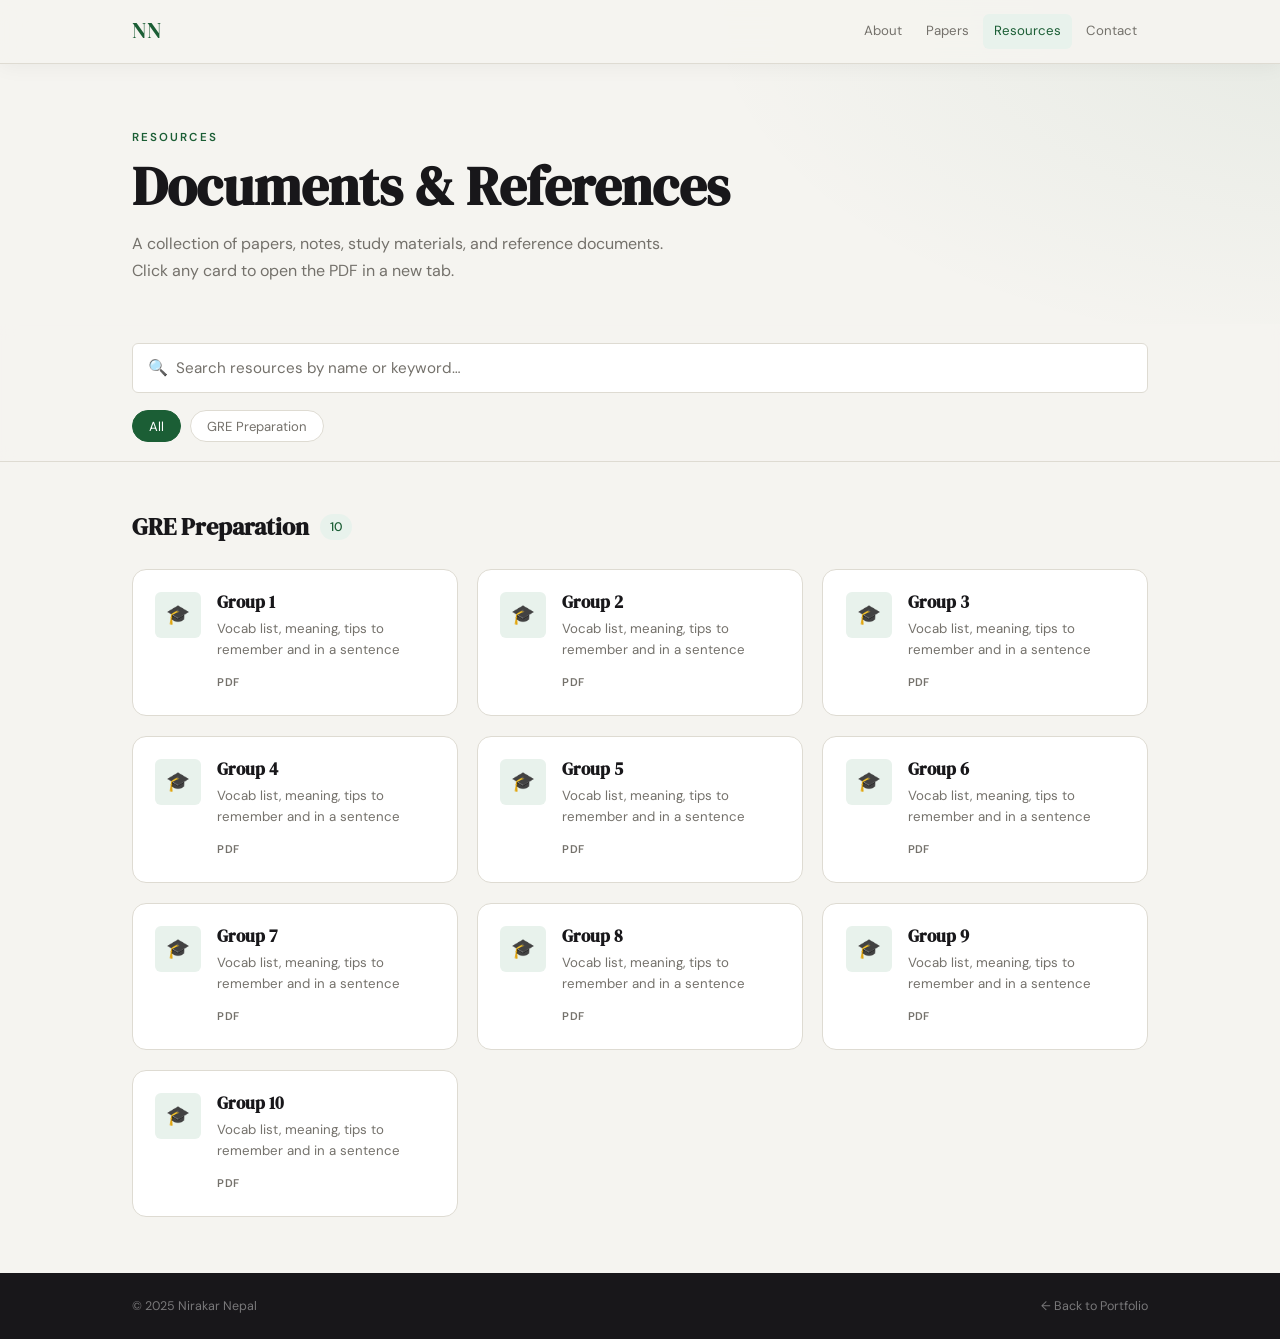
<file: resource.html>
<!DOCTYPE html>
<html lang="en">
<head>
  <meta charset="UTF-8" />
  <meta name="viewport" content="width=device-width, initial-scale=1.0" />
  <title>Resources — Nirakar Nepal</title>
  <meta name="description" content="Resources, documents, and reference PDFs shared by Nirakar Nepal." />
  <link rel="preconnect" href="https://fonts.googleapis.com" />
  <link rel="preconnect" href="https://fonts.gstatic.com" crossorigin />
  <link href="https://fonts.googleapis.com/css2?family=DM+Serif+Display:ital@0;1&family=DM+Sans:ital,opsz,wght@0,9..40,300;0,9..40,400;0,9..40,500;1,9..40,300&display=swap" rel="stylesheet" />

<style>
/* =============================================================
   NIRAKAR NEPAL — RESOURCES PAGE
   (reuses the same design tokens as your main site)
   ============================================================= */
:root {
  --bg:#F5F4F0; --bg-alt:#ECEAE4; --surface:#FFFFFF; --border:#DEDBD2;
  --text:#18171A; --muted:#74716B; --accent:#1B5E35; --accent-lt:#E8F2EC;
  --nav-h:64px; --max-w:1080px; --r:6px; --r-lg:14px;
  --ease:cubic-bezier(0.16,1,0.3,1); --t:0.3s cubic-bezier(0.16,1,0.3,1);
}
*,*::before,*::after{box-sizing:border-box;margin:0;padding:0}
html{scroll-behavior:smooth}
body{font-family:'DM Sans',system-ui,sans-serif;background:var(--bg);color:var(--text);line-height:1.7;overflow-x:hidden}
a{color:inherit;text-decoration:none}
ul{list-style:none}
button{cursor:pointer;border:none;background:none;font-family:inherit}
.wrap{max-width:var(--max-w);margin:0 auto;padding:0 2rem}

/* ── NAVBAR ───────────────────────────────────────────────── */
#nav{position:fixed;top:0;left:0;right:0;height:var(--nav-h);z-index:200;
  background:rgba(245,244,240,.94);backdrop-filter:blur(14px);-webkit-backdrop-filter:blur(14px);
  border-bottom:1px solid var(--border);box-shadow:0 2px 20px rgba(0,0,0,.05)}
.nav-in{max-width:var(--max-w);margin:0 auto;padding:0 2rem;height:100%;display:flex;align-items:center;justify-content:space-between}
.nav-logo{font-family:'DM Serif Display',serif;font-size:1.35rem;color:var(--accent);letter-spacing:.04em}
.nav-ul{display:flex;align-items:center;gap:.15rem}
.nav-ul a{font-size:.83rem;color:var(--muted);padding:.38rem .7rem;border-radius:var(--r);transition:color .2s,background .2s}
.nav-ul a:hover,.nav-ul a.act{color:var(--accent);background:var(--accent-lt)}

/* ── HEADER ───────────────────────────────────────────────── */
.res-head{padding:calc(var(--nav-h) + 4rem) 0 2.5rem;position:relative;overflow:hidden}
.res-head::before{content:'';position:absolute;top:0;right:-5%;width:55%;height:120%;
  background:radial-gradient(ellipse at top right,rgba(27,94,53,.07) 0%,transparent 65%);pointer-events:none}
.label{font-size:.72rem;font-weight:600;letter-spacing:.18em;text-transform:uppercase;color:var(--accent);margin-bottom:.6rem}
.res-title{font-family:'DM Serif Display',serif;font-size:clamp(2.2rem,5vw,3.4rem);line-height:1.1;margin-bottom:.8rem}
.res-sub{font-size:1rem;color:var(--muted);max-width:560px}

/* ── CONTROLS (search + filters) ──────────────────────────── */
.controls{position:sticky;top:var(--nav-h);z-index:50;background:rgba(245,244,240,.92);
  backdrop-filter:blur(8px);-webkit-backdrop-filter:blur(8px);padding:1.2rem 0;border-bottom:1px solid var(--border)}
.search-box{position:relative;margin-bottom:1.1rem}
.search-box input{width:100%;padding:.85rem 1rem .85rem 2.7rem;font-size:.95rem;font-family:inherit;
  background:var(--surface);border:1.5px solid var(--border);border-radius:var(--r);color:var(--text);transition:border-color .2s}
.search-box input:focus{outline:none;border-color:var(--accent)}
.search-box input::placeholder{color:var(--muted)}
.search-ico{position:absolute;left:1rem;top:50%;transform:translateY(-50%);color:var(--muted);font-size:1rem}
.filters{display:flex;gap:.55rem;flex-wrap:wrap}
.chip{padding:.4rem 1rem;border:1.5px solid var(--border);border-radius:100px;font-size:.82rem;
  color:var(--muted);background:var(--surface);transition:var(--t)}
.chip:hover{border-color:var(--accent);color:var(--accent)}
.chip.act{background:var(--accent);color:#fff;border-color:var(--accent)}

/* ── RESOURCE GRID ────────────────────────────────────────── */
.res-section{padding:2.8rem 0 .5rem}
.cat-title{font-family:'DM Serif Display',serif;font-size:1.5rem;margin-bottom:1.3rem;display:flex;align-items:center;gap:.7rem}
.cat-count{font-family:'DM Sans',sans-serif;font-size:.78rem;font-weight:500;color:var(--accent);
  background:var(--accent-lt);padding:.15rem .6rem;border-radius:100px}
.res-grid{display:grid;grid-template-columns:repeat(auto-fill,minmax(290px,1fr));gap:1.2rem}

.res-card{display:flex;gap:1rem;align-items:flex-start;background:var(--surface);border:1px solid var(--border);
  border-radius:var(--r-lg);padding:1.4rem;position:relative;overflow:hidden;transition:var(--t)}
.res-card::before{content:'';position:absolute;top:0;left:0;width:3px;height:0;background:var(--accent);transition:height .45s var(--ease)}
.res-card:hover{border-color:var(--accent);transform:translateY(-3px);box-shadow:0 14px 34px rgba(27,94,53,.12)}
.res-card:hover::before{height:100%}
.res-ico{width:46px;height:46px;flex-shrink:0;display:flex;align-items:center;justify-content:center;
  background:var(--accent-lt);border-radius:var(--r);font-size:1.2rem}
.res-body{flex:1;min-width:0}
.res-card h3{font-family:'DM Serif Display',serif;font-size:1.05rem;line-height:1.35;margin-bottom:.3rem;transition:color .2s}
.res-card:hover h3{color:var(--accent)}
.res-card p{font-size:.83rem;color:var(--muted);line-height:1.55;margin-bottom:.7rem}
.res-foot{display:flex;align-items:center;justify-content:space-between;gap:.5rem}
.res-tag{font-size:.7rem;font-weight:600;letter-spacing:.04em;text-transform:uppercase;color:var(--muted)}
.res-open{font-size:.78rem;font-weight:500;color:var(--accent);opacity:0;transition:opacity .3s,transform .3s}
.res-card:hover .res-open{opacity:1;transform:translateX(2px)}

/* Empty state when search finds nothing */
.empty{text-align:center;padding:4rem 0;color:var(--muted)}
.empty-ico{font-size:2.5rem;opacity:.35;margin-bottom:.8rem}

/* ── FOOTER ───────────────────────────────────────────────── */
footer{background:var(--text);color:rgba(255,255,255,.42);padding:1.4rem 0;font-size:.78rem;margin-top:3rem}
.foot-in{display:flex;align-items:center;justify-content:space-between;flex-wrap:wrap;gap:.8rem}
.foot-in a{color:rgba(255,255,255,.42);transition:color .2s}
.foot-in a:hover{color:#fff}

@media(max-width:700px){
  .nav-ul a:not(.act){display:none}  /* keep nav clean on mobile */
  .res-grid{grid-template-columns:1fr}
}
</style>
</head>
<body>

<!-- ═══════════════ NAVBAR ═══════════════ -->
<nav id="nav">
  <div class="nav-in">
    <a class="nav-logo" href="index.html">NN</a>
    <ul class="nav-ul">
      <a href="index.html#about">About</a>
      <a href="index.html#papers">Papers</a>
      <a href="resources.html" class="act">Resources</a>
      <a href="index.html#contact">Contact</a>
    </ul>
  </div>
</nav>

<!-- ═══════════════ HEADER ═══════════════ -->
<header class="res-head">
  <div class="wrap">
    <div class="label">Resources</div>
    <h1 class="res-title">Documents &amp; References</h1>
    <p class="res-sub">A collection of papers, notes, study materials, and reference documents. Click any card to open the PDF in a new tab.</p>
  </div>
</header>

<!-- ═══════════════ SEARCH + FILTERS ═══════════════ -->
<div class="controls">
  <div class="wrap">
    <div class="search-box">
      <span class="search-ico">🔍</span>
      <input type="text" id="search" placeholder="Search resources by name or keyword…" autocomplete="off" />
    </div>
    <div class="filters" id="filters"><!-- filter chips injected by JS --></div>
  </div>
</div>

<!-- ═══════════════ RESOURCE LIST ═══════════════ -->
<main class="wrap" id="resList"><!-- cards injected by JS --></main>

<!-- ═══════════════ FOOTER ═══════════════ -->
<footer>
  <div class="wrap foot-in">
    <span>© 2025 Nirakar Nepal</span>
    <a href="index.html">← Back to Portfolio</a>
  </div>
</footer>

<script>
/* =============================================================
   ★★★  EDIT ONLY THIS LIST  ★★★
   Add one { } block per PDF. To add a PDF:
     1. Put the file in:  assets/resources/
     2. Copy a block below, change the 4 fields.

   Fields:
     category : which group it appears under (also becomes a filter chip)
     title    : the name shown on the card
     desc     : a short one-line description (optional, can be "")
     file     : path to the PDF, relative to this page
   ============================================================= */
const RESOURCES = [
  {
    category: "GRE Preparation",
    title: "Group 1",
    desc: "Vocab list, meaning, tips to remember and in a sentence",
    file: "assets/resources/1.pdf"
  },
   {
    category: "GRE Preparation",
    title: "Group 2",
    desc: "Vocab list, meaning, tips to remember and in a sentence",
    file: "assets/resources/2.pdf"
  },
   {
    category: "GRE Preparation",
    title: "Group 3",
    desc: "Vocab list, meaning, tips to remember and in a sentence",
    file: "assets/resources/3.pdf"
  },
   {
    category: "GRE Preparation",
    title: "Group 4",
    desc: "Vocab list, meaning, tips to remember and in a sentence",
    file: "assets/resources/4.pdf"
  },
   {
    category: "GRE Preparation",
    title: "Group 5",
    desc: "Vocab list, meaning, tips to remember and in a sentence",
    file: "assets/resources/5.pdf"
  },
   {
    category: "GRE Preparation",
    title: "Group 6",
    desc: "Vocab list, meaning, tips to remember and in a sentence",
    file: "assets/resources/6.pdf"
  },
   {
    category: "GRE Preparation",
    title: "Group 7",
    desc: "Vocab list, meaning, tips to remember and in a sentence",
    file: "assets/resources/7.pdf"
  },
   {
    category: "GRE Preparation",
    title: "Group 8",
    desc: "Vocab list, meaning, tips to remember and in a sentence",
    file: "assets/resources/8.pdf"
  },
   {
    category: "GRE Preparation",
    title: "Group 9",
    desc: "Vocab list, meaning, tips to remember and in a sentence",
    file: "assets/resources/9.pdf"
  },
   {
    category: "GRE Preparation",
    title: "Group 10",
    desc: "Vocab list, meaning, tips to remember and in a sentence",
    file: "assets/resources/10.pdf"
  },
   
  
  // ── Copy a block above for each new PDF (up to 30+ is fine) ──
];

/* =============================================================
   RENDERING LOGIC — you normally don't need to touch this.
   ============================================================= */
const listEl    = document.getElementById('resList');
const filtersEl = document.getElementById('filters');
const searchEl  = document.getElementById('search');

// Pick an icon based on category name (just a nice touch)
function iconFor(cat){
  const c = cat.toLowerCase();
  if (c.includes('paper') || c.includes('research')) return '📄';
  if (c.includes('gre') || c.includes('exam'))       return '🎓';
  if (c.includes('note') || c.includes('study'))     return '📚';
  if (c.includes('slide') || c.includes('present'))  return '📊';
  return '📁';
}

let activeFilter = 'All';

// Build the filter chips from the unique categories
function buildFilters(){
  const cats = ['All', ...new Set(RESOURCES.map(r => r.category))];
  filtersEl.innerHTML = '';
  cats.forEach(cat => {
    const b = document.createElement('button');
    b.className = 'chip' + (cat === activeFilter ? ' act' : '');
    b.textContent = cat;
    b.onclick = () => { activeFilter = cat; buildFilters(); render(); };
    filtersEl.appendChild(b);
  });
}

// Render cards, grouped by category, respecting filter + search
function render(){
  const q = searchEl.value.trim().toLowerCase();

  let items = RESOURCES.filter(r => {
    const matchCat = activeFilter === 'All' || r.category === activeFilter;
    const matchSearch = !q ||
      r.title.toLowerCase().includes(q) ||
      (r.desc || '').toLowerCase().includes(q) ||
      r.category.toLowerCase().includes(q);
    return matchCat && matchSearch;
  });

  if (!items.length){
    listEl.innerHTML = '<div class="empty"><div class="empty-ico">🔍</div><p>No resources match your search.</p></div>';
    return;
  }

  // Group by category
  const groups = {};
  items.forEach(r => { (groups[r.category] = groups[r.category] || []).push(r); });

  listEl.innerHTML = Object.entries(groups).map(([cat, arr]) => `
    <section class="res-section">
      <h2 class="cat-title">${cat} <span class="cat-count">${arr.length}</span></h2>
      <div class="res-grid">
        ${arr.map(r => `
          <a class="res-card" href="${r.file}" target="_blank" rel="noopener">
            <div class="res-ico">${iconFor(r.category)}</div>
            <div class="res-body">
              <h3>${r.title}</h3>
              ${r.desc ? `<p>${r.desc}</p>` : ''}
              <div class="res-foot">
                <span class="res-tag">PDF</span>
                <span class="res-open">Open →</span>
              </div>
            </div>
          </a>
        `).join('')}
      </div>
    </section>
  `).join('');
}

searchEl.addEventListener('input', render);
buildFilters();
render();
</script>
</body>
</html>
</file>
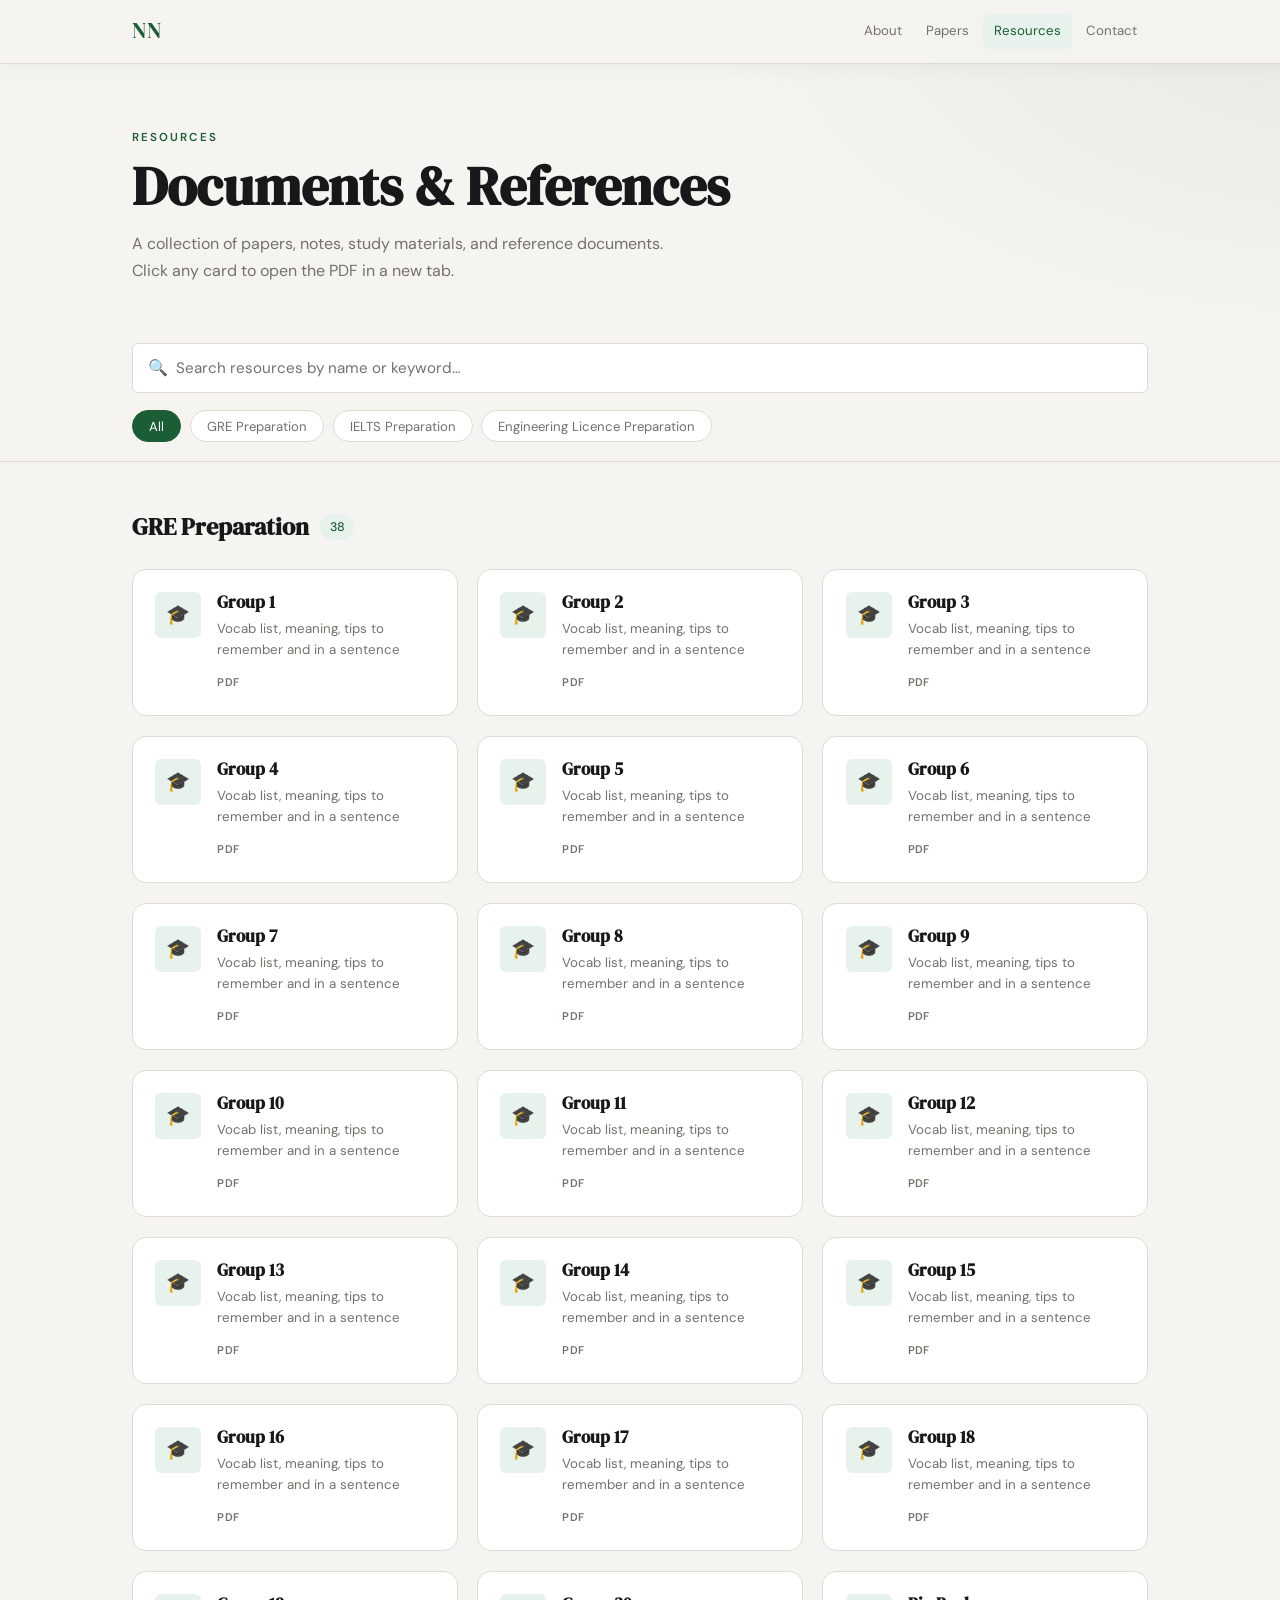
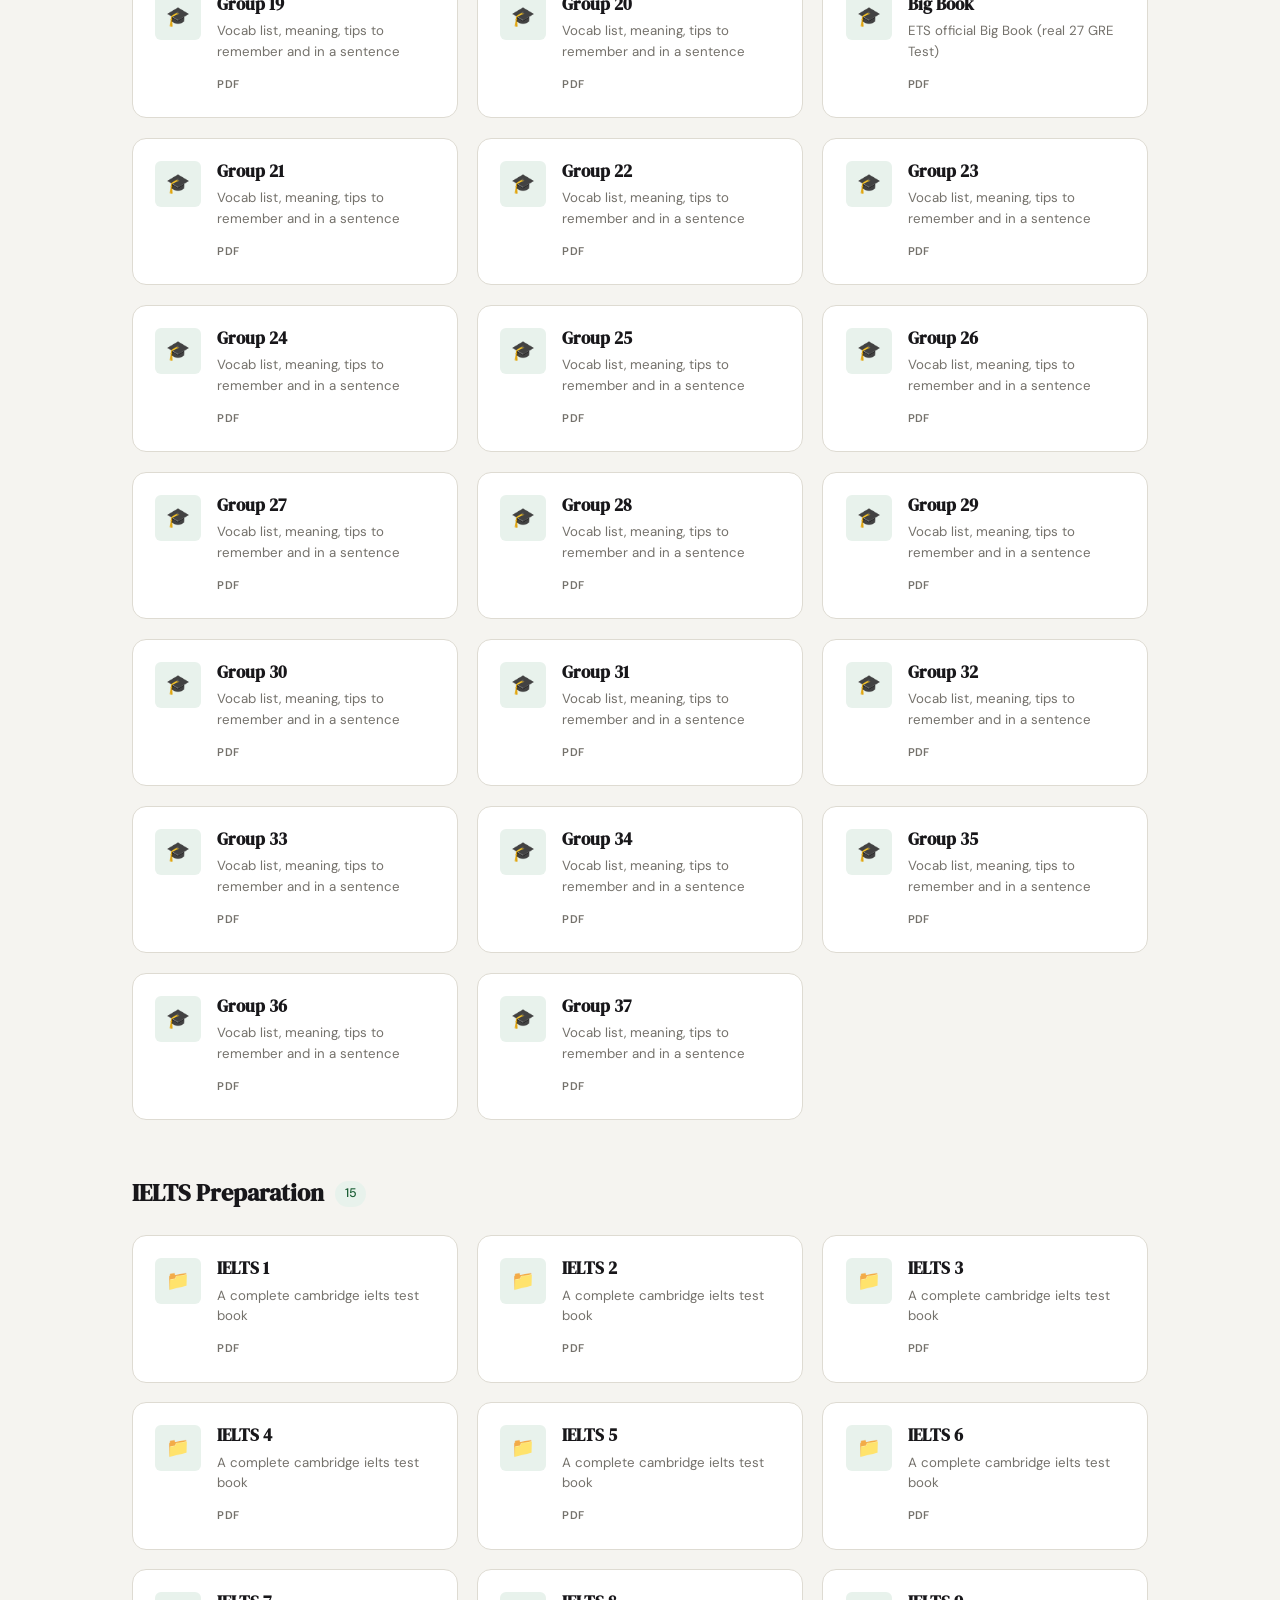
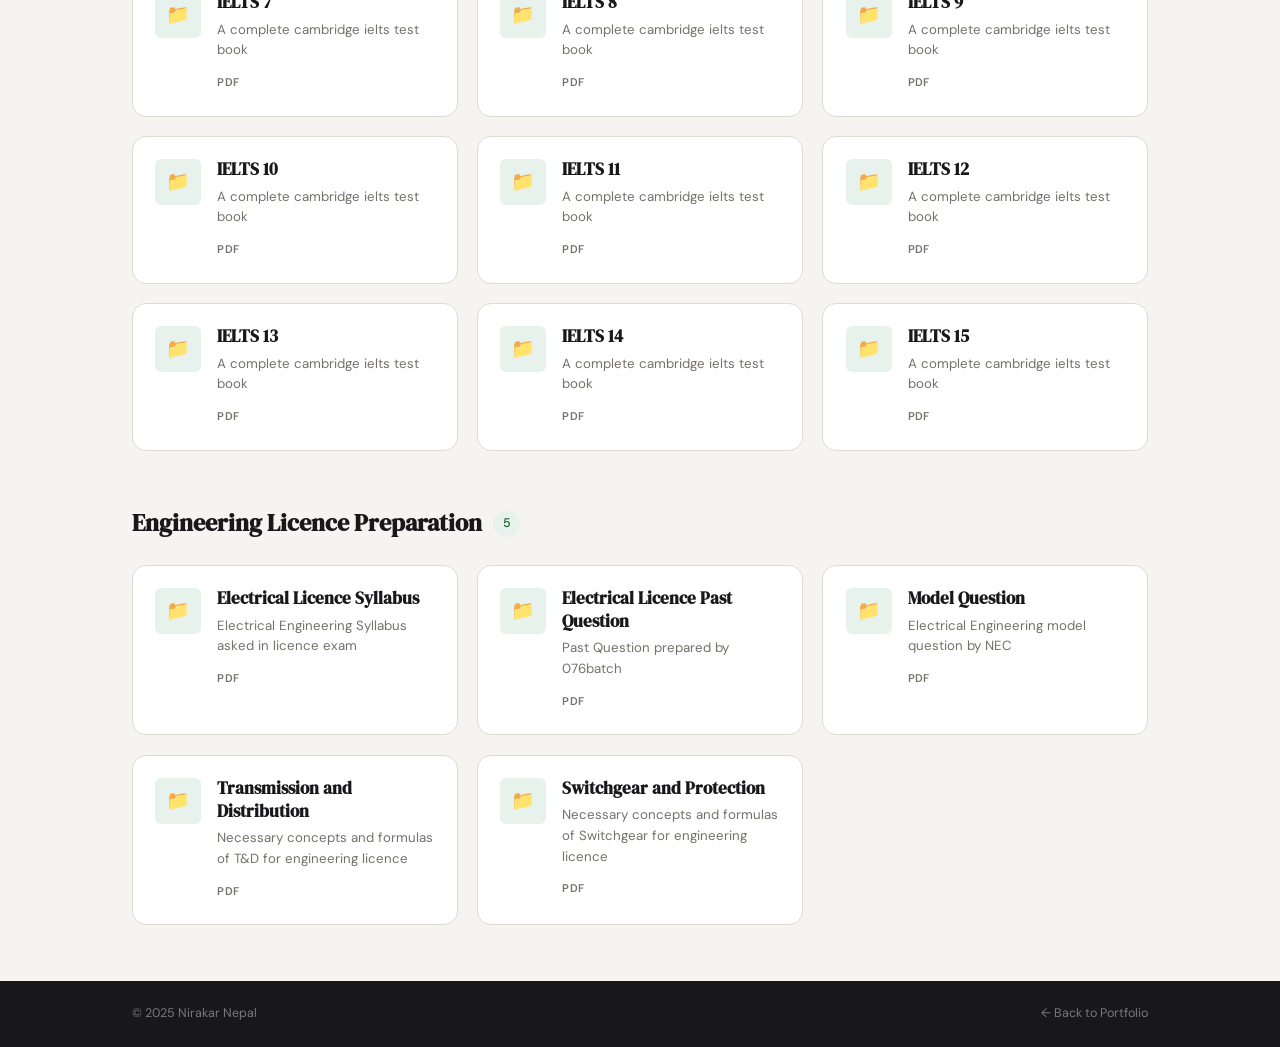
<file: resources.html>
<!DOCTYPE html>
<html lang="en">
<head>
  <meta charset="UTF-8" />
  <meta name="viewport" content="width=device-width, initial-scale=1.0" />
  <title>Resources — Nirakar Nepal</title>
  <meta name="description" content="Resources, documents, and reference PDFs shared by Nirakar Nepal." />
  <link rel="preconnect" href="https://fonts.googleapis.com" />
  <link rel="preconnect" href="https://fonts.gstatic.com" crossorigin />
  <link href="https://fonts.googleapis.com/css2?family=DM+Serif+Display:ital@0;1&family=DM+Sans:ital,opsz,wght@0,9..40,300;0,9..40,400;0,9..40,500;1,9..40,300&display=swap" rel="stylesheet" />

<style>
/* =============================================================
   NIRAKAR NEPAL — RESOURCES PAGE
   (reuses the same design tokens as your main site)
   ============================================================= */
:root {
  --bg:#F5F4F0; --bg-alt:#ECEAE4; --surface:#FFFFFF; --border:#DEDBD2;
  --text:#18171A; --muted:#74716B; --accent:#1B5E35; --accent-lt:#E8F2EC;
  --nav-h:64px; --max-w:1080px; --r:6px; --r-lg:14px;
  --ease:cubic-bezier(0.16,1,0.3,1); --t:0.3s cubic-bezier(0.16,1,0.3,1);
}
*,*::before,*::after{box-sizing:border-box;margin:0;padding:0}
html{scroll-behavior:smooth}
body{font-family:'DM Sans',system-ui,sans-serif;background:var(--bg);color:var(--text);line-height:1.7;overflow-x:hidden}
a{color:inherit;text-decoration:none}
ul{list-style:none}
button{cursor:pointer;border:none;background:none;font-family:inherit}
.wrap{max-width:var(--max-w);margin:0 auto;padding:0 2rem}

/* ── NAVBAR ───────────────────────────────────────────────── */
#nav{position:fixed;top:0;left:0;right:0;height:var(--nav-h);z-index:200;
  background:rgba(245,244,240,.94);backdrop-filter:blur(14px);-webkit-backdrop-filter:blur(14px);
  border-bottom:1px solid var(--border);box-shadow:0 2px 20px rgba(0,0,0,.05)}
.nav-in{max-width:var(--max-w);margin:0 auto;padding:0 2rem;height:100%;display:flex;align-items:center;justify-content:space-between}
.nav-logo{font-family:'DM Serif Display',serif;font-size:1.35rem;color:var(--accent);letter-spacing:.04em}
.nav-ul{display:flex;align-items:center;gap:.15rem}
.nav-ul a{font-size:.83rem;color:var(--muted);padding:.38rem .7rem;border-radius:var(--r);transition:color .2s,background .2s}
.nav-ul a:hover,.nav-ul a.act{color:var(--accent);background:var(--accent-lt)}

/* ── HEADER ───────────────────────────────────────────────── */
.res-head{padding:calc(var(--nav-h) + 4rem) 0 2.5rem;position:relative;overflow:hidden}
.res-head::before{content:'';position:absolute;top:0;right:-5%;width:55%;height:120%;
  background:radial-gradient(ellipse at top right,rgba(27,94,53,.07) 0%,transparent 65%);pointer-events:none}
.label{font-size:.72rem;font-weight:600;letter-spacing:.18em;text-transform:uppercase;color:var(--accent);margin-bottom:.6rem}
.res-title{font-family:'DM Serif Display',serif;font-size:clamp(2.2rem,5vw,3.4rem);line-height:1.1;margin-bottom:.8rem}
.res-sub{font-size:1rem;color:var(--muted);max-width:560px}

/* ── CONTROLS (search + filters) ──────────────────────────── */
.controls{position:sticky;top:var(--nav-h);z-index:50;background:rgba(245,244,240,.92);
  backdrop-filter:blur(8px);-webkit-backdrop-filter:blur(8px);padding:1.2rem 0;border-bottom:1px solid var(--border)}
.search-box{position:relative;margin-bottom:1.1rem}
.search-box input{width:100%;padding:.85rem 1rem .85rem 2.7rem;font-size:.95rem;font-family:inherit;
  background:var(--surface);border:1.5px solid var(--border);border-radius:var(--r);color:var(--text);transition:border-color .2s}
.search-box input:focus{outline:none;border-color:var(--accent)}
.search-box input::placeholder{color:var(--muted)}
.search-ico{position:absolute;left:1rem;top:50%;transform:translateY(-50%);color:var(--muted);font-size:1rem}
.filters{display:flex;gap:.55rem;flex-wrap:wrap}
.chip{padding:.4rem 1rem;border:1.5px solid var(--border);border-radius:100px;font-size:.82rem;
  color:var(--muted);background:var(--surface);transition:var(--t)}
.chip:hover{border-color:var(--accent);color:var(--accent)}
.chip.act{background:var(--accent);color:#fff;border-color:var(--accent)}

/* ── RESOURCE GRID ────────────────────────────────────────── */
.res-section{padding:2.8rem 0 .5rem}
.cat-title{font-family:'DM Serif Display',serif;font-size:1.5rem;margin-bottom:1.3rem;display:flex;align-items:center;gap:.7rem}
.cat-count{font-family:'DM Sans',sans-serif;font-size:.78rem;font-weight:500;color:var(--accent);
  background:var(--accent-lt);padding:.15rem .6rem;border-radius:100px}
.res-grid{display:grid;grid-template-columns:repeat(auto-fill,minmax(290px,1fr));gap:1.2rem}

.res-card{display:flex;gap:1rem;align-items:flex-start;background:var(--surface);border:1px solid var(--border);
  border-radius:var(--r-lg);padding:1.4rem;position:relative;overflow:hidden;transition:var(--t)}
.res-card::before{content:'';position:absolute;top:0;left:0;width:3px;height:0;background:var(--accent);transition:height .45s var(--ease)}
.res-card:hover{border-color:var(--accent);transform:translateY(-3px);box-shadow:0 14px 34px rgba(27,94,53,.12)}
.res-card:hover::before{height:100%}
.res-ico{width:46px;height:46px;flex-shrink:0;display:flex;align-items:center;justify-content:center;
  background:var(--accent-lt);border-radius:var(--r);font-size:1.2rem}
.res-body{flex:1;min-width:0}
.res-card h3{font-family:'DM Serif Display',serif;font-size:1.05rem;line-height:1.35;margin-bottom:.3rem;transition:color .2s}
.res-card:hover h3{color:var(--accent)}
.res-card p{font-size:.83rem;color:var(--muted);line-height:1.55;margin-bottom:.7rem}
.res-foot{display:flex;align-items:center;justify-content:space-between;gap:.5rem}
.res-tag{font-size:.7rem;font-weight:600;letter-spacing:.04em;text-transform:uppercase;color:var(--muted)}
.res-open{font-size:.78rem;font-weight:500;color:var(--accent);opacity:0;transition:opacity .3s,transform .3s}
.res-card:hover .res-open{opacity:1;transform:translateX(2px)}

/* Empty state when search finds nothing */
.empty{text-align:center;padding:4rem 0;color:var(--muted)}
.empty-ico{font-size:2.5rem;opacity:.35;margin-bottom:.8rem}

/* ── FOOTER ───────────────────────────────────────────────── */
footer{background:var(--text);color:rgba(255,255,255,.42);padding:1.4rem 0;font-size:.78rem;margin-top:3rem}
.foot-in{display:flex;align-items:center;justify-content:space-between;flex-wrap:wrap;gap:.8rem}
.foot-in a{color:rgba(255,255,255,.42);transition:color .2s}
.foot-in a:hover{color:#fff}

@media(max-width:700px){
  .nav-ul a:not(.act){display:none}  /* keep nav clean on mobile */
  .res-grid{grid-template-columns:1fr}
}
</style>
</head>
<body>

<!-- ═══════════════ NAVBAR ═══════════════ -->
<nav id="nav">
  <div class="nav-in">
    <a class="nav-logo" href="index.html">NN</a>
    <ul class="nav-ul">
      <a href="index.html#about">About</a>
      <a href="index.html#papers">Papers</a>
      <a href="resources.html" class="act">Resources</a>
      <a href="index.html#contact">Contact</a>
    </ul>
  </div>
</nav>

<!-- ═══════════════ HEADER ═══════════════ -->
<header class="res-head">
  <div class="wrap">
    <div class="label">Resources</div>
    <h1 class="res-title">Documents &amp; References</h1>
    <p class="res-sub">A collection of papers, notes, study materials, and reference documents. Click any card to open the PDF in a new tab.</p>
  </div>
</header>

<!-- ═══════════════ SEARCH + FILTERS ═══════════════ -->
<div class="controls">
  <div class="wrap">
    <div class="search-box">
      <span class="search-ico">🔍</span>
      <input type="text" id="search" placeholder="Search resources by name or keyword…" autocomplete="off" />
    </div>
    <div class="filters" id="filters"><!-- filter chips injected by JS --></div>
  </div>
</div>

<!-- ═══════════════ RESOURCE LIST ═══════════════ -->
<main class="wrap" id="resList"><!-- cards injected by JS --></main>

<!-- ═══════════════ FOOTER ═══════════════ -->
<footer>
  <div class="wrap foot-in">
    <span>© 2025 Nirakar Nepal</span>
    <a href="index.html">← Back to Portfolio</a>
  </div>
</footer>

<script>
/* =============================================================
   ★★★  EDIT ONLY THIS LIST  ★★★
   Add one { } block per PDF. To add a PDF:
     1. Put the file in:  assets/resources/
     2. Copy a block below, change the 4 fields.

   Fields:
     category : which group it appears under (also becomes a filter chip)
     title    : the name shown on the card
     desc     : a short one-line description (optional, can be "")
     file     : path to the PDF, relative to this page
   ============================================================= */
const RESOURCES = [
  {
    category: "GRE Preparation",
    title: "Group 1",
    desc: "Vocab list, meaning, tips to remember and in a sentence",
    file: "assets/resources/1.pdf"
  },
   {
    category: "GRE Preparation",
    title: "Group 2",
    desc: "Vocab list, meaning, tips to remember and in a sentence",
    file: "assets/resources/2.pdf"
  },
   {
    category: "GRE Preparation",
    title: "Group 3",
    desc: "Vocab list, meaning, tips to remember and in a sentence",
    file: "assets/resources/3.pdf"
  },
   {
    category: "GRE Preparation",
    title: "Group 4",
    desc: "Vocab list, meaning, tips to remember and in a sentence",
    file: "assets/resources/4.pdf"
  },
   {
    category: "GRE Preparation",
    title: "Group 5",
    desc: "Vocab list, meaning, tips to remember and in a sentence",
    file: "assets/resources/5.pdf"
  },
   {
    category: "GRE Preparation",
    title: "Group 6",
    desc: "Vocab list, meaning, tips to remember and in a sentence",
    file: "assets/resources/6.pdf"
  },
   {
    category: "GRE Preparation",
    title: "Group 7",
    desc: "Vocab list, meaning, tips to remember and in a sentence",
    file: "assets/resources/7.pdf"
  },
   {
    category: "GRE Preparation",
    title: "Group 8",
    desc: "Vocab list, meaning, tips to remember and in a sentence",
    file: "assets/resources/8.pdf"
  },
   {
    category: "GRE Preparation",
    title: "Group 9",
    desc: "Vocab list, meaning, tips to remember and in a sentence",
    file: "assets/resources/9.pdf"
  },
   {
    category: "GRE Preparation",
    title: "Group 10",
    desc: "Vocab list, meaning, tips to remember and in a sentence",
    file: "assets/resources/10.pdf"
  },
  {
    category: "GRE Preparation",
    title: "Group 11",
    desc: "Vocab list, meaning, tips to remember and in a sentence",
    file: "assets/resources/11.pdf"
  },
  {
    category: "GRE Preparation",
    title: "Group 12",
    desc: "Vocab list, meaning, tips to remember and in a sentence",
    file: "assets/resources/12.pdf"
  },
  {
    category: "GRE Preparation",
    title: "Group 13",
    desc: "Vocab list, meaning, tips to remember and in a sentence",
    file: "assets/resources/13.pdf"
  },
   {
    category: "GRE Preparation",
    title: "Group 14",
    desc: "Vocab list, meaning, tips to remember and in a sentence",
    file: "assets/resources/14.pdf"
  },
   {
    category: "GRE Preparation",
    title: "Group 15",
    desc: "Vocab list, meaning, tips to remember and in a sentence",
    file: "assets/resources/15.pdf"
  },
   {
    category: "GRE Preparation",
    title: "Group 16",
    desc: "Vocab list, meaning, tips to remember and in a sentence",
    file: "assets/resources/16.pdf"
  },
  {
    category: "GRE Preparation",
    title: "Group 17",
    desc: "Vocab list, meaning, tips to remember and in a sentence",
    file: "assets/resources/17.pdf"
  },
  {
    category: "GRE Preparation",
    title: "Group 18",
    desc: "Vocab list, meaning, tips to remember and in a sentence",
    file: "assets/resources/18.pdf"
  },
    {
    category: "GRE Preparation",
    title: "Group 19",
    desc: "Vocab list, meaning, tips to remember and in a sentence",
    file: "assets/resources/19.pdf"
  },
    {
    category: "GRE Preparation",
    title: "Group 20",
    desc: "Vocab list, meaning, tips to remember and in a sentence",
    file: "assets/resources/20.pdf"
  },
  {
    category: "IELTS Preparation",
    title: "IELTS 1",
    desc: "A complete cambridge ielts test book",
    file: "assets/resources/IELTS1.pdf"
  },
  {
    category: "IELTS Preparation",
    title: "IELTS 2",
    desc: "A complete cambridge ielts test book",
    file: "assets/resources/IELTS2.pdf"
  },
  {
    category: "IELTS Preparation",
    title: "IELTS 3",
    desc: "A complete cambridge ielts test book",
    file: "assets/resources/IELTS3.pdf"
  },
  {
    category: "IELTS Preparation",
    title: "IELTS 4",
    desc: "A complete cambridge ielts test book",
    file: "assets/resources/IELTS4.pdf"
  },
  {
    category: "IELTS Preparation",
    title: "IELTS 5",
    desc: "A complete cambridge ielts test book",
    file: "assets/resources/IELTS5.pdf"
  },
  {
    category: "IELTS Preparation",
    title: "IELTS 6",
    desc: "A complete cambridge ielts test book",
    file: "assets/resources/IELTS6.pdf"
  },
  {
    category: "IELTS Preparation",
    title: "IELTS 7",
    desc: "A complete cambridge ielts test book",
    file: "assets/resources/IELTS7.pdf"
  },
  {
    category: "IELTS Preparation",
    title: "IELTS 8",
    desc: "A complete cambridge ielts test book",
    file: "assets/resources/IELTS8.pdf"
  },
  {
    category: "IELTS Preparation",
    title: "IELTS 9",
    desc: "A complete cambridge ielts test book",
    file: "assets/resources/IELTS9.pdf"
  },
  {
    category: "IELTS Preparation",
    title: "IELTS 10",
    desc: "A complete cambridge ielts test book",
    file: "assets/resources/IELTS10.pdf"
  },
  {
    category: "IELTS Preparation",
    title: "IELTS 11",
    desc: "A complete cambridge ielts test book",
    file: "assets/resources/IELTS11.pdf"
  },
  {
    category: "IELTS Preparation",
    title: "IELTS 12",
    desc: "A complete cambridge ielts test book",
    file: "assets/resources/IELTS12.pdf"
  },
  {
    category: "IELTS Preparation",
    title: "IELTS 13",
    desc: "A complete cambridge ielts test book",
    file: "assets/resources/IELTS13.pdf"
  },
  {
    category: "IELTS Preparation",
    title: "IELTS 14",
    desc: "A complete cambridge ielts test book",
    file: "assets/resources/IELTS14.pdf"
  },
  {
    category: "IELTS Preparation",
    title: "IELTS 15",
    desc: "A complete cambridge ielts test book",
    file: "assets/resources/IELTS15.pdf"
  },
  
  
  {
    category: "GRE Preparation",
    title: "Big Book",
    desc: "ETS official Big Book (real 27 GRE Test)",
    file: "assets/resources/bigbook.pdf"
  },
  {
    category: "GRE Preparation",
    title: "Group 21",
    desc: "Vocab list, meaning, tips to remember and in a sentence",
    file: "assets/resources/21.pdf"
  },
  {
    category: "GRE Preparation",
    title: "Group 22",
    desc: "Vocab list, meaning, tips to remember and in a sentence",
    file: "assets/resources/22.pdf"
  },
   {
    category: "GRE Preparation",
    title: "Group 23",
    desc: "Vocab list, meaning, tips to remember and in a sentence",
    file: "assets/resources/23.pdf"
  },
   {
    category: "GRE Preparation",
    title: "Group 24",
    desc: "Vocab list, meaning, tips to remember and in a sentence",
    file: "assets/resources/24.pdf"
  },
   {
    category: "GRE Preparation",
    title: "Group 25",
    desc: "Vocab list, meaning, tips to remember and in a sentence",
    file: "assets/resources/25.pdf"
  },
   {
    category: "GRE Preparation",
    title: "Group 26",
    desc: "Vocab list, meaning, tips to remember and in a sentence",
    file: "assets/resources/26.pdf"
  },
   {
    category: "GRE Preparation",
    title: "Group 27",
    desc: "Vocab list, meaning, tips to remember and in a sentence",
    file: "assets/resources/27.pdf"
  },
   {
    category: "GRE Preparation",
    title: "Group 28",
    desc: "Vocab list, meaning, tips to remember and in a sentence",
    file: "assets/resources/28.pdf"
  },
   {
    category: "GRE Preparation",
    title: "Group 29",
    desc: "Vocab list, meaning, tips to remember and in a sentence",
    file: "assets/resources/29.pdf"
  },
   {
    category: "GRE Preparation",
    title: "Group 30",
    desc: "Vocab list, meaning, tips to remember and in a sentence",
    file: "assets/resources/30.pdf"
  },
   {
    category: "GRE Preparation",
    title: "Group 31",
    desc: "Vocab list, meaning, tips to remember and in a sentence",
    file: "assets/resources/31.pdf"
  },
   {
    category: "GRE Preparation",
    title: "Group 32",
    desc: "Vocab list, meaning, tips to remember and in a sentence",
    file: "assets/resources/32.pdf"
  },
   {
    category: "GRE Preparation",
    title: "Group 33",
    desc: "Vocab list, meaning, tips to remember and in a sentence",
    file: "assets/resources/33.pdf"
  },
   {
    category: "GRE Preparation",
    title: "Group 34",
    desc: "Vocab list, meaning, tips to remember and in a sentence",
    file: "assets/resources/34.pdf"
  },
   {
    category: "GRE Preparation",
    title: "Group 35",
    desc: "Vocab list, meaning, tips to remember and in a sentence",
    file: "assets/resources/35.pdf"
  },
   {
    category: "GRE Preparation",
    title: "Group 36",
    desc: "Vocab list, meaning, tips to remember and in a sentence",
    file: "assets/resources/36.pdf"
  },
   {
    category: "GRE Preparation",
    title: "Group 37",
    desc: "Vocab list, meaning, tips to remember and in a sentence",
    file: "assets/resources/37.pdf"
  },
  {
    category: "Engineering Licence Preparation",
    title: "Electrical Licence Syllabus ",
    desc: "Electrical Engineering Syllabus asked in licence exam",
    file: "assets/resources/licence_syllabus.pdf"
  },
  {
    category: "Engineering Licence Preparation",
    title: "Electrical Licence Past Question ",
    desc: "Past Question prepared by 076batch",
    file: "assets/resources/PQ.pdf"
  },
  {
    category: "Engineering Licence Preparation",
    title: "Model Question ",
    desc: "Electrical Engineering model question by NEC",
    file: "assets/resources/modelq.pdf"
  },
   {
    category: "Engineering Licence Preparation",
    title: "Transmission and Distribution ",
    desc: "Necessary concepts and formulas of T&D for engineering licence",
    file: "assets/resources/tnd.pdf"
  },
  {
    category: "Engineering Licence Preparation",
    title: "Switchgear and Protection ",
    desc: "Necessary concepts and formulas of Switchgear for engineering licence",
    file: "assets/resources/switchgear.pdf"
  },
  

  
  // ── Copy a block above for each new PDF (up to 30+ is fine) ──
];

/* =============================================================
   RENDERING LOGIC — you normally don't need to touch this.
   ============================================================= */
const listEl    = document.getElementById('resList');
const filtersEl = document.getElementById('filters');
const searchEl  = document.getElementById('search');

// Pick an icon based on category name (just a nice touch)
function iconFor(cat){
  const c = cat.toLowerCase();
  if (c.includes('paper') || c.includes('research')) return '📄';
  if (c.includes('gre') || c.includes('exam'))       return '🎓';
  if (c.includes('note') || c.includes('study'))     return '📚';
  if (c.includes('slide') || c.includes('present'))  return '📊';
  return '📁';
}

let activeFilter = 'All';

// Build the filter chips from the unique categories
function buildFilters(){
  const cats = ['All', ...new Set(RESOURCES.map(r => r.category))];
  filtersEl.innerHTML = '';
  cats.forEach(cat => {
    const b = document.createElement('button');
    b.className = 'chip' + (cat === activeFilter ? ' act' : '');
    b.textContent = cat;
    b.onclick = () => { activeFilter = cat; buildFilters(); render(); };
    filtersEl.appendChild(b);
  });
}

// Render cards, grouped by category, respecting filter + search
function render(){
  const q = searchEl.value.trim().toLowerCase();

  let items = RESOURCES.filter(r => {
    const matchCat = activeFilter === 'All' || r.category === activeFilter;
    const matchSearch = !q ||
      r.title.toLowerCase().includes(q) ||
      (r.desc || '').toLowerCase().includes(q) ||
      r.category.toLowerCase().includes(q);
    return matchCat && matchSearch;
  });

  if (!items.length){
    listEl.innerHTML = '<div class="empty"><div class="empty-ico">🔍</div><p>No resources match your search.</p></div>';
    return;
  }

  // Group by category
  const groups = {};
  items.forEach(r => { (groups[r.category] = groups[r.category] || []).push(r); });

  listEl.innerHTML = Object.entries(groups).map(([cat, arr]) => `
    <section class="res-section">
      <h2 class="cat-title">${cat} <span class="cat-count">${arr.length}</span></h2>
      <div class="res-grid">
        ${arr.map(r => `
          <a class="res-card" href="${r.file}" target="_blank" rel="noopener">
            <div class="res-ico">${iconFor(r.category)}</div>
            <div class="res-body">
              <h3>${r.title}</h3>
              ${r.desc ? `<p>${r.desc}</p>` : ''}
              <div class="res-foot">
                <span class="res-tag">PDF</span>
                <span class="res-open">Open →</span>
              </div>
            </div>
          </a>
        `).join('')}
      </div>
    </section>
  `).join('');
}

searchEl.addEventListener('input', render);
buildFilters();
render();
</script>
</body>
</html>
</file>
